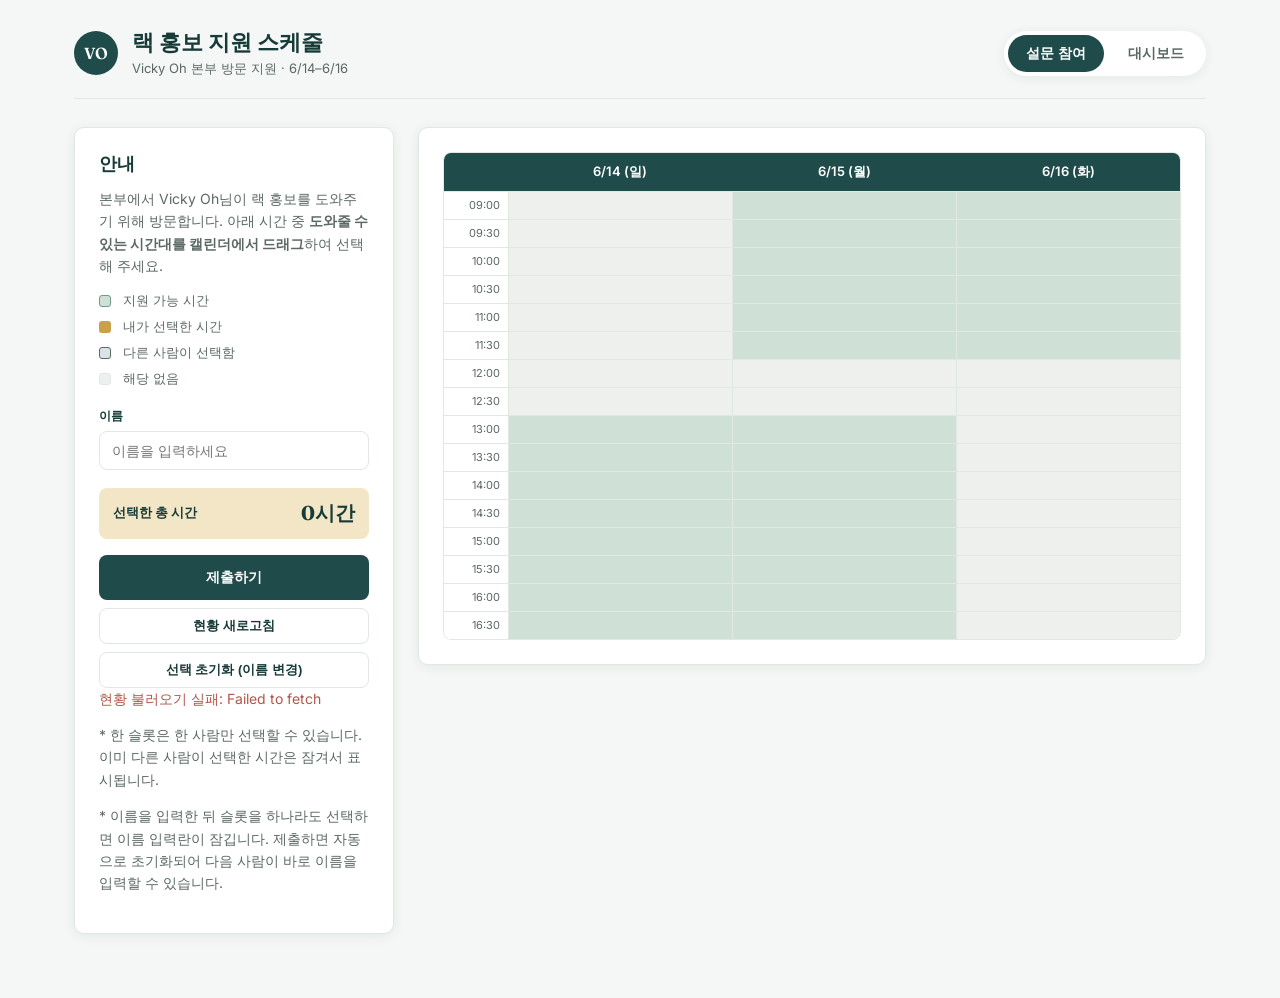
<file: index.html>
<!DOCTYPE html>
<html lang="ko">
<head>
<meta charset="UTF-8" />
<meta name="viewport" content="width=device-width, initial-scale=1.0" />
<title>Vicky Oh 랙 홍보 지원 스케줄</title>
<link rel="preconnect" href="https://fonts.googleapis.com">
<link href="https://fonts.googleapis.com/css2?family=Fraunces:opsz,wght@9..144,500;9..144,600&family=Inter:wght@400;500;600;700&display=swap" rel="stylesheet">
<link rel="stylesheet" href="style.css" />
</head>
<body>
  <div class="page">
    <header class="topbar">
      <div class="brand">
        <span class="brand-mark">VO</span>
        <div class="brand-text">
          <h1>랙 홍보 지원 스케줄</h1>
          <p>Vicky Oh 본부 방문 지원 &middot; 6/14&ndash;6/16</p>
        </div>
      </div>
      <nav class="tabs">
        <button class="tab-btn active" data-tab="survey">설문 참여</button>
        <button class="tab-btn" data-tab="dashboard">대시보드</button>
      </nav>
    </header>

    <main>
      <!-- ===== SURVEY TAB ===== -->
      <section id="survey" class="tab-panel active">
        <div class="panel-grid">
          <div class="card intro-card">
            <h2>안내</h2>
            <p>본부에서 Vicky Oh님이 랙 홍보를 도와주기 위해 방문합니다. 아래 시간 중 <strong>도와줄 수 있는 시간대를 캘린더에서 드래그</strong>하여 선택해 주세요.</p>
            <ul class="legend">
              <li><span class="dot available"></span> 지원 가능 시간</li>
              <li><span class="dot selected"></span> 내가 선택한 시간</li>
              <li><span class="dot taken"></span> 다른 사람이 선택함</li>
              <li><span class="dot unavailable"></span> 해당 없음</li>
            </ul>
            <div class="field">
              <label for="nameInput">이름</label>
              <input id="nameInput" type="text" placeholder="이름을 입력하세요" autocomplete="off" />
            </div>
            <div class="summary-box">
              <span class="summary-label">선택한 총 시간</span>
              <span id="totalHours" class="summary-value">0시간</span>
            </div>
            <button id="submitBtn" class="primary-btn">제출하기</button>
            <button id="surveyRefreshBtn" class="ghost-btn" style="width:100%;margin-top:8px;">현황 새로고침</button>
            <button id="clearSelectionBtn" class="ghost-btn" style="width:100%;margin-top:8px;">선택 초기화 (이름 변경)</button>
            <p id="statusMsg" class="status-msg"></p>
            <p class="hint">* 한 슬롯은 한 사람만 선택할 수 있습니다. 이미 다른 사람이 선택한 시간은 잠겨서 표시됩니다.</p>
            <p class="hint">* 이름을 입력한 뒤 슬롯을 하나라도 선택하면 이름 입력란이 잠깁니다. 제출하면 자동으로 초기화되어 다음 사람이 바로 이름을 입력할 수 있습니다.</p>
          </div>

          <div class="card calendar-card">
            <div id="calendarGrid" class="calendar"></div>
          </div>
        </div>
      </section>

      <!-- ===== DASHBOARD TAB ===== -->
      <section id="dashboard" class="tab-panel">
        <div class="dash-toolbar">
          <button id="refreshBtn" class="ghost-btn">새로고침</button>
          <span id="lastUpdated" class="muted"></span>
        </div>
        <div class="panel-grid">
          <div class="card">
            <h2>시간대별 예약 현황</h2>
            <div id="heatmap" class="calendar heatmap"></div>
          </div>
          <div class="card">
            <h2>인원별 누적 시간</h2>
            <table class="people-table">
              <thead><tr><th>이름</th><th>총 시간</th></tr></thead>
              <tbody id="peopleTableBody"></tbody>
            </table>
          </div>
        </div>
      </section>
    </main>
  </div>

  <script src="config.js"></script>
  <script src="app.js"></script>
</body>
</html>
</file>
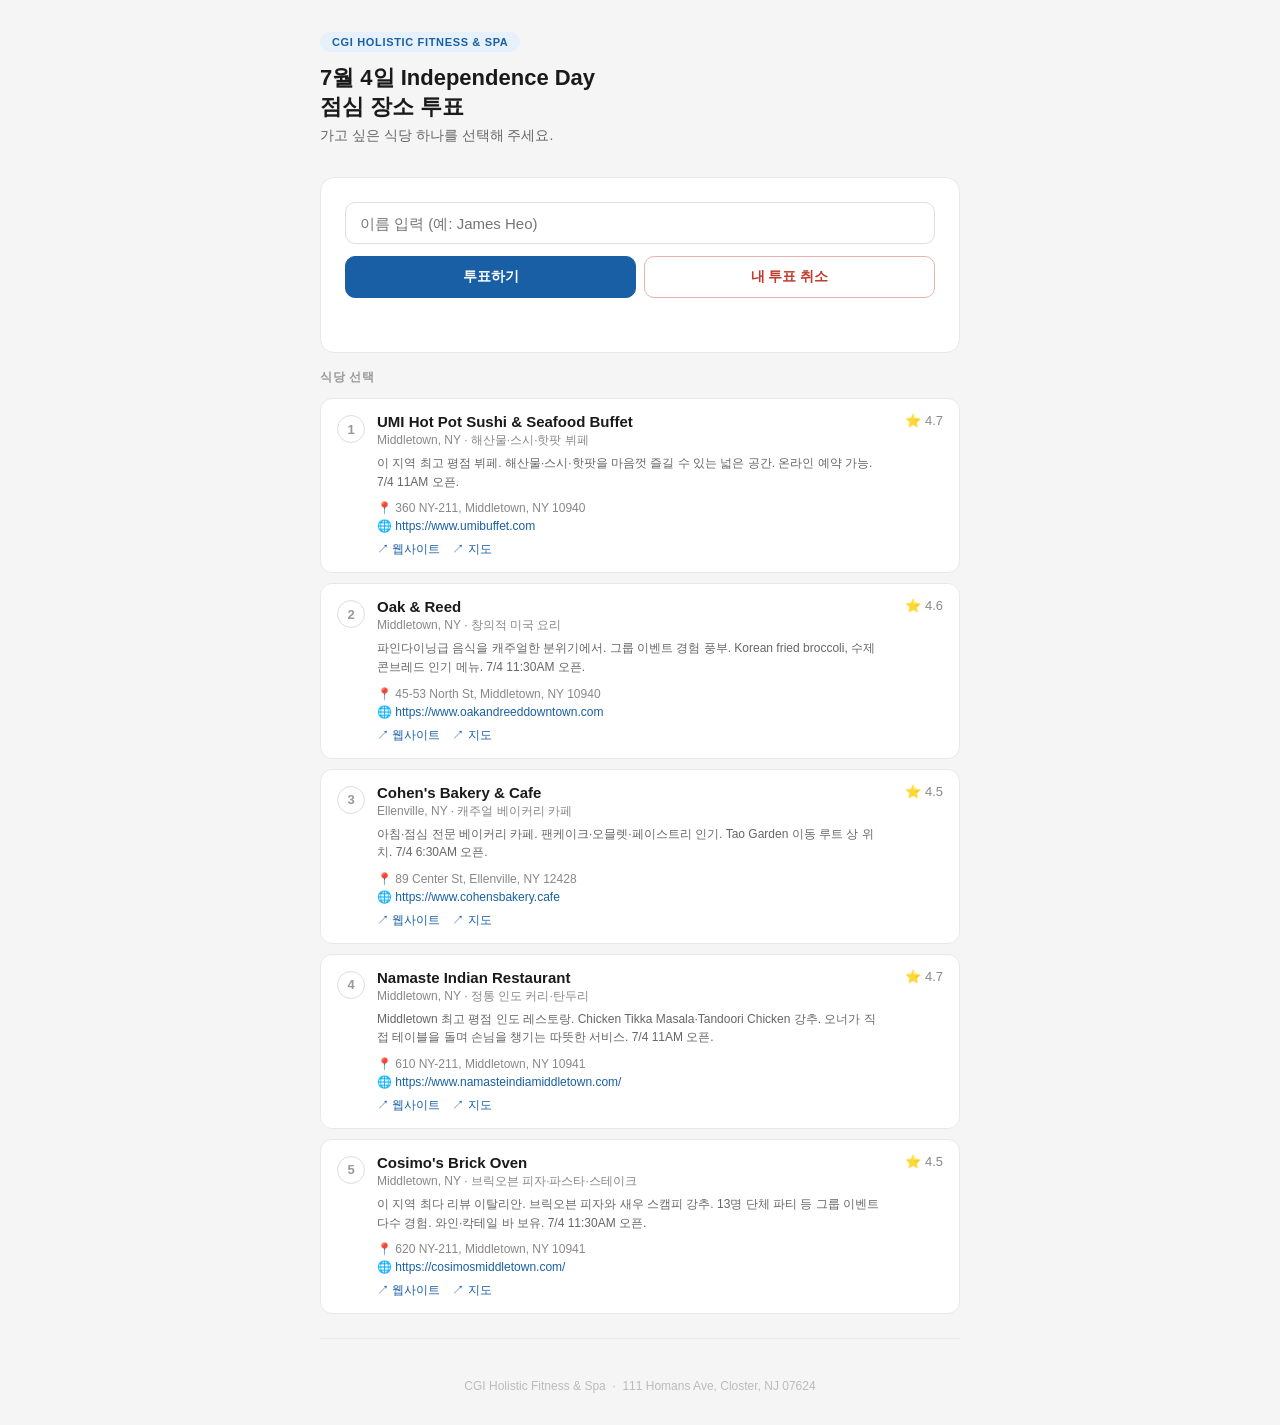
<file: july4_vote_live.html>
<!DOCTYPE html>
<html lang="ko">
<head>
<meta charset="UTF-8">
<meta name="viewport" content="width=device-width, initial-scale=1.0">
<title>7월 4일 점심 장소 투표 — CGI Holistic Fitness & Spa</title>
<style>
  * { box-sizing: border-box; margin: 0; padding: 0; }
  body { font-family: -apple-system, BlinkMacSystemFont, 'Segoe UI', sans-serif; background: #f5f5f5; color: #1a1a1a; min-height: 100vh; padding: 2rem 1rem; }
  .wrap { max-width: 640px; margin: 0 auto; }
  .page-header { margin-bottom: 2rem; }
  .badge { display: inline-block; font-size: 11px; font-weight: 600; letter-spacing: 0.06em; text-transform: uppercase; color: #185FA5; background: #E6F1FB; border-radius: 99px; padding: 4px 12px; margin-bottom: 12px; }
  .page-header h1 { font-size: 22px; font-weight: 600; color: #1a1a1a; line-height: 1.3; margin-bottom: 6px; }
  .page-header p { font-size: 14px; color: #666; }
  .card { background: #fff; border-radius: 14px; border: 1px solid #e8e8e8; padding: 1.5rem; margin-bottom: 1rem; }
  .input-row { display: flex; gap: 8px; margin-bottom: 12px; }
  .input-row input { flex: 1; height: 42px; border: 1px solid #ddd; border-radius: 10px; padding: 0 14px; font-size: 15px; color: #1a1a1a; outline: none; transition: border-color 0.15s; }
  .input-row input:focus { border-color: #378ADD; }
  .btn-row { display: flex; gap: 8px; }
  .btn { flex: 1; height: 42px; border-radius: 10px; font-size: 14px; font-weight: 600; cursor: pointer; border: 1.5px solid; transition: opacity 0.15s, transform 0.1s; }
  .btn:active { transform: scale(0.98); }
  .btn:disabled { opacity: 0.5; cursor: not-allowed; }
  .btn-vote { background: #185FA5; color: #fff; border-color: #185FA5; }
  .btn-vote:hover:not(:disabled) { background: #0c447c; border-color: #0c447c; }
  .btn-cancel { background: #fff; color: #c0392b; border-color: #e8b4b0; }
  .btn-cancel:hover:not(:disabled) { background: #fff5f5; }
  .msg { font-size: 13px; min-height: 20px; margin-top: 10px; padding: 0 2px; display: flex; align-items: center; gap: 6px; }
  .msg.err { color: #c0392b; }
  .msg.ok { color: #1a7a4a; }
  .msg.loading { color: #888; }
  .spinner { width: 14px; height: 14px; border: 2px solid #ddd; border-top-color: #888; border-radius: 50%; animation: spin 0.7s linear infinite; flex-shrink: 0; }
  @keyframes spin { to { transform: rotate(360deg); } }
  .section-label { font-size: 12px; font-weight: 600; letter-spacing: 0.05em; text-transform: uppercase; color: #999; margin-bottom: 12px; }
  .option-card { border: 1.5px solid #e8e8e8; border-radius: 12px; padding: 14px 16px; cursor: pointer; background: #fff; transition: border-color 0.15s, background 0.1s; margin-bottom: 10px; }
  .option-card:hover { border-color: #b5d4f4; background: #fafcff; }
  .option-card.selected { border-color: #378ADD; background: #f0f7ff; }
  .option-top { display: flex; align-items: flex-start; gap: 12px; }
  .opt-num { width: 28px; height: 28px; border-radius: 50%; border: 1.5px solid #ddd; display: flex; align-items: center; justify-content: center; font-size: 13px; font-weight: 600; color: #999; flex-shrink: 0; margin-top: 2px; transition: all 0.15s; }
  .option-card.selected .opt-num { background: #378ADD; border-color: #378ADD; color: #fff; }
  .opt-body { flex: 1; }
  .opt-name { font-size: 15px; font-weight: 600; color: #1a1a1a; margin-bottom: 2px; }
  .opt-meta { font-size: 12px; color: #888; margin-bottom: 5px; }
  .opt-desc { font-size: 12px; color: #666; line-height: 1.55; }
  .opt-rating { font-size: 13px; color: #888; white-space: nowrap; margin-left: auto; padding-left: 8px; }
  .opt-detail { margin-top: 10px; margin-left: 40px; display: flex; flex-direction: column; gap: 4px; }
  .opt-addr { font-size: 12px; color: #888; user-select: text; }
  .opt-url-text { font-size: 12px; color: #185FA5; user-select: text; word-break: break-all; }
  .opt-links { display: flex; gap: 12px; margin-top: 4px; }
  .opt-links a { font-size: 12px; color: #185FA5; text-decoration: none; }
  .opt-links a:hover { text-decoration: underline; }
  .divider { border: none; border-top: 1px solid #ebebeb; margin: 1.5rem 0; }
  .results-wrap { display: none; }
  .result-row { margin-bottom: 18px; }
  .result-name { font-size: 13px; font-weight: 600; color: #1a1a1a; margin-bottom: 6px; }
  .bar-wrap { display: flex; align-items: center; gap: 10px; margin-bottom: 7px; }
  .bar-track { flex: 1; height: 8px; background: #f0f0f0; border-radius: 99px; overflow: hidden; }
  .bar-fill { height: 100%; background: #378ADD; border-radius: 99px; transition: width 0.5s ease; }
  .bar-count { font-size: 12px; color: #888; white-space: nowrap; min-width: 65px; text-align: right; }
  .voter-line { display: flex; flex-wrap: wrap; gap: 5px; min-height: 22px; }
  .voter-tag { font-size: 12px; color: #555; background: #f4f4f4; border: 1px solid #e8e8e8; border-radius: 99px; padding: 2px 10px; }
  .voter-none { font-size: 12px; color: #bbb; }
  .live-badge { display: inline-flex; align-items: center; gap: 5px; font-size: 11px; font-weight: 600; color: #1a7a4a; background: #eaf6ef; border-radius: 99px; padding: 3px 10px; margin-left: 8px; }
  .live-dot { width: 6px; height: 6px; border-radius: 50%; background: #1a7a4a; animation: pulse 1.5s infinite; }
  @keyframes pulse { 0%,100%{opacity:1} 50%{opacity:0.4} }
  .reset-btn { margin-top: 1.5rem; font-size: 12px; color: #bbb; background: none; border: none; cursor: pointer; text-decoration: underline; padding: 0; display: block; }
  .reset-btn:hover { color: #888; }
  .total-count { font-size: 13px; color: #888; margin-bottom: 1rem; }
  .footer { text-align: center; font-size: 12px; color: #bbb; margin-top: 2.5rem; }
  .last-updated { font-size: 11px; color: #bbb; text-align: right; margin-bottom: 12px; }
</style>
</head>
<body>
<div class="wrap">
  <div class="page-header">
    <div class="badge">CGI Holistic Fitness &amp; Spa</div>
    <h1>7월 4일 Independence Day<br>점심 장소 투표</h1>
    <p>가고 싶은 식당 하나를 선택해 주세요.</p>
  </div>

  <div class="card">
    <div class="input-row">
      <input type="text" id="voter-name" placeholder="이름 입력 (예: James Heo)" maxlength="30" />
    </div>
    <div class="btn-row">
      <button class="btn btn-vote" id="btn-vote" onclick="submitVote()">투표하기</button>
      <button class="btn btn-cancel" id="btn-cancel" onclick="cancelVote()">내 투표 취소</button>
    </div>
    <div class="msg" id="msg"></div>
  </div>

  <div class="section-label">식당 선택</div>
  <div id="options-list"></div>

  <div class="divider"></div>

  <div class="results-wrap" id="results-wrap">
    <div style="display:flex; align-items:center; margin-bottom:1rem;">
      <span class="section-label" style="margin-bottom:0">현재 투표 현황</span>
      <span class="live-badge"><span class="live-dot"></span> 실시간</span>
    </div>
    <div class="last-updated" id="last-updated"></div>
    <div class="total-count" id="total-count"></div>
    <div id="result-rows"></div>
    <button class="reset-btn" onclick="resetAll()">전체 초기화 (관리자용)</button>
  </div>

  <div class="footer">CGI Holistic Fitness &amp; Spa &nbsp;·&nbsp; 111 Homans Ave, Closter, NJ 07624</div>
</div>

<script>
const SCRIPT_URL = 'https://script.google.com/macros/s/AKfycbwZZuWn-kaLVBDRjRtcBCHiJyppAfL_Vgf5kyKx_-50pPYj8fOhulPrzwAFdGwWTCN-/exec';

const restaurants = [
  { id:1, name:"UMI Hot Pot Sushi & Seafood Buffet", meta:"Middletown, NY · 해산물·스시·핫팟 뷔페", desc:"이 지역 최고 평점 뷔페. 해산물·스시·핫팟을 마음껏 즐길 수 있는 넓은 공간. 온라인 예약 가능. 7/4 11AM 오픈.", rating:"⭐ 4.7", addr:"360 NY-211, Middletown, NY 10940", web:"https://www.umibuffet.com", map:"https://share.google/USGwP2v4HQDVCOhbl" },
  { id:2, name:"Oak & Reed", meta:"Middletown, NY · 창의적 미국 요리", desc:"파인다이닝급 음식을 캐주얼한 분위기에서. 그룹 이벤트 경험 풍부. Korean fried broccoli, 수제 콘브레드 인기 메뉴. 7/4 11:30AM 오픈.", rating:"⭐ 4.6", addr:"45-53 North St, Middletown, NY 10940", web:"https://www.oakandreeddowntown.com", map:"https://maps.app.goo.gl/yN2vmwnckq7AZhPn9" },
  { id:3, name:"Cohen's Bakery & Cafe", meta:"Ellenville, NY · 캐주얼 베이커리 카페", desc:"아침·점심 전문 베이커리 카페. 팬케이크·오믈렛·페이스트리 인기. Tao Garden 이동 루트 상 위치. 7/4 6:30AM 오픈.", rating:"⭐ 4.5", addr:"89 Center St, Ellenville, NY 12428", web:"https://www.cohensbakery.cafe", map:"https://share.google/wfKz0yDEvHpTOsjKd" },
  { id:4, name:"Namaste Indian Restaurant", meta:"Middletown, NY · 정통 인도 커리·탄두리", desc:"Middletown 최고 평점 인도 레스토랑. Chicken Tikka Masala·Tandoori Chicken 강추. 오너가 직접 테이블을 돌며 손님을 챙기는 따뜻한 서비스. 7/4 11AM 오픈.", rating:"⭐ 4.7", addr:"610 NY-211, Middletown, NY 10941", web:"https://www.namasteindiamiddletown.com/", map:"https://maps.app.goo.gl/W2FLPRjBERKfwfxR8" },
  { id:5, name:"Cosimo's Brick Oven", meta:"Middletown, NY · 브릭오븐 피자·파스타·스테이크", desc:"이 지역 최다 리뷰 이탈리안. 브릭오븐 피자와 새우 스캠피 강추. 13명 단체 파티 등 그룹 이벤트 다수 경험. 와인·칵테일 바 보유. 7/4 11:30AM 오픈.", rating:"⭐ 4.5", addr:"620 NY-211, Middletown, NY 10941", web:"https://cosimosmiddletown.com/", map:"https://maps.app.goo.gl/pLAhXU2bWJrL2wCJ7" },
];

let selected = null;
let pollInterval = null;

function setLoading(on) {
  document.getElementById('btn-vote').disabled = on;
  document.getElementById('btn-cancel').disabled = on;
}

function showMsg(text, type) {
  const el = document.getElementById('msg');
  if (type === 'loading') {
    el.innerHTML = `<div class="spinner"></div><span>${text}</span>`;
  } else {
    el.innerHTML = text;
  }
  el.className = 'msg' + (type && type !== 'loading' ? ' ' + type : (type === 'loading' ? ' loading' : ''));
}

function api(params) {
  const url = SCRIPT_URL + '?' + new URLSearchParams(params).toString();
  return fetch(url, { method: 'POST', body: JSON.stringify(params), headers: { 'Content-Type': 'text/plain' } })
    .then(r => r.json());
}

function renderOptions() {
  document.getElementById('options-list').innerHTML = restaurants.map(r => `
    <div class="option-card${selected===r.id?' selected':''}" onclick="selectOption(${r.id})">
      <div class="option-top">
        <div class="opt-num">${r.id}</div>
        <div class="opt-body">
          <div class="opt-name">${r.name}</div>
          <div class="opt-meta">${r.meta}</div>
          <div class="opt-desc">${r.desc}</div>
        </div>
        <div class="opt-rating">${r.rating}</div>
      </div>
      <div class="opt-detail">
        <div class="opt-addr">📍 ${r.addr}</div>
        ${r.web ? `<div class="opt-url-text">🌐 ${r.web}</div>` : ''}
        ${(r.web||r.map) ? `<div class="opt-links">
          ${r.web?`<a href="${r.web}" target="_blank">↗ 웹사이트</a>`:''}
          ${r.map?`<a href="${r.map}" target="_blank">↗ 지도</a>`:''}
        </div>` : ''}
      </div>
    </div>`).join('');
}

function selectOption(id) {
  selected = id;
  showMsg('', '');
  renderOptions();
}

async function submitVote() {
  const name = document.getElementById('voter-name').value.trim();
  if (!name) { showMsg('이름을 입력해 주세요.', 'err'); return; }
  if (!selected) { showMsg('식당을 선택해 주세요.', 'err'); return; }
  setLoading(true);
  showMsg('투표 중...', 'loading');
  try {
    const r = restaurants.find(r => r.id === selected);
    const res = await api({ action: 'vote', name, restaurantId: selected, restaurantName: r.name });
    if (res.status === 'ok') {
      showMsg(`${name}님 투표 완료!`, 'ok');
      document.getElementById('voter-name').value = '';
      selected = null;
      renderOptions();
      await loadResults();
    } else if (res.status === 'duplicate') {
      showMsg(`${name}님은 이미 투표하셨습니다. 취소 후 다시 투표해 주세요.`, 'err');
    } else {
      showMsg('오류가 발생했습니다. 다시 시도해 주세요.', 'err');
    }
  } catch(e) {
    showMsg('연결 오류. 다시 시도해 주세요.', 'err');
  }
  setLoading(false);
}

async function cancelVote() {
  const name = document.getElementById('voter-name').value.trim();
  if (!name) { showMsg('취소할 이름을 입력해 주세요.', 'err'); return; }
  setLoading(true);
  showMsg('취소 중...', 'loading');
  try {
    const res = await api({ action: 'cancel', name });
    if (res.status === 'cancelled') {
      showMsg(`${name}님의 투표가 취소되었습니다.`, 'ok');
      document.getElementById('voter-name').value = '';
      await loadResults();
    } else if (res.status === 'not_found') {
      showMsg(`${name}님의 투표 내역이 없습니다.`, 'err');
    } else {
      showMsg('오류가 발생했습니다.', 'err');
    }
  } catch(e) {
    showMsg('연결 오류. 다시 시도해 주세요.', 'err');
  }
  setLoading(false);
}

async function loadResults() {
  try {
    const res = await api({ action: 'getVotes' });
    if (res.status === 'ok') {
      renderResults(res.votes);
      const now = new Date();
      document.getElementById('last-updated').textContent = `마지막 업데이트: ${now.toLocaleTimeString('ko-KR')}`;
    }
  } catch(e) {}
}

function renderResults(votes) {
  const counts = {}, votersByOpt = {};
  restaurants.forEach(r => { counts[r.id] = 0; votersByOpt[r.id] = []; });
  votes.forEach(v => {
    counts[v.restaurantId] = (counts[v.restaurantId] || 0) + 1;
    if (!votersByOpt[v.restaurantId]) votersByOpt[v.restaurantId] = [];
    votersByOpt[v.restaurantId].push(v.name);
  });
  const total = votes.length;

  document.getElementById('total-count').textContent = `총 ${total}명 투표`;
  document.getElementById('result-rows').innerHTML = restaurants.map(r => {
    const pct = total ? Math.round(counts[r.id] / total * 100) : 0;
    const voterTags = votersByOpt[r.id] && votersByOpt[r.id].length
      ? votersByOpt[r.id].map(n => `<span class="voter-tag">${n}</span>`).join('')
      : `<span class="voter-none">없음</span>`;
    return `<div class="result-row">
      <div class="result-name">${r.id}. ${r.name}</div>
      <div class="bar-wrap">
        <div class="bar-track"><div class="bar-fill" style="width:${pct}%"></div></div>
        <div class="bar-count">${counts[r.id]}표 (${pct}%)</div>
      </div>
      <div class="voter-line">${voterTags}</div>
    </div>`;
  }).join('');

  document.getElementById('results-wrap').style.display = 'block';
}

async function resetAll() {
  if (!confirm('전체 투표를 초기화하시겠습니까?')) return;
  setLoading(true);
  try {
    await api({ action: 'reset' });
    await loadResults();
    showMsg('초기화 완료.', 'ok');
  } catch(e) {}
  setLoading(false);
}

renderOptions();
loadResults();
pollInterval = setInterval(loadResults, 10000);
</script>
</body>
</html>
</file>
<file: style.css>
:root{
  --teal-900:#173B39;
  --teal-700:#1F4C4A;
  --sage-500:#6E9C89;
  --sage-200:#CFE0D6;
  --gold-500:#C7A24A;
  --gold-100:#F2E6C6;
  --mint-50:#F4F7F5;
  --paper:#FFFFFF;
  --ink:#1B2421;
  --ink-soft:#5B6864;
  --line:#E1E7E3;
  --unavailable:#EEF0EE;
  --danger:#B3564A;
  --radius:10px;
  --shadow:0 2px 12px rgba(23,59,57,0.08);
}

*{box-sizing:border-box;}
html,body{margin:0;padding:0;}
body{
  background:var(--mint-50);
  color:var(--ink);
  font-family:'Inter',system-ui,sans-serif;
  -webkit-font-smoothing:antialiased;
}
h1,h2{font-family:'Fraunces',serif;margin:0;}

.page{max-width:1180px;margin:0 auto;padding:0 24px 64px;}

.topbar{
  display:flex;justify-content:space-between;align-items:center;
  padding:28px 0 20px;flex-wrap:wrap;gap:16px;
  border-bottom:1px solid var(--line);
}
.brand{display:flex;align-items:center;gap:14px;}
.brand-mark{
  width:44px;height:44px;border-radius:50%;
  background:var(--teal-700);color:#fff;
  display:flex;align-items:center;justify-content:center;
  font-family:'Fraunces',serif;font-weight:600;font-size:16px;
  letter-spacing:0.5px;
}
.brand-text h1{font-size:22px;color:var(--teal-900);font-weight:600;}
.brand-text p{margin:2px 0 0;color:var(--ink-soft);font-size:13px;}

.tabs{display:flex;gap:6px;background:var(--paper);padding:4px;border-radius:999px;box-shadow:var(--shadow);}
.tab-btn{
  border:none;background:transparent;padding:9px 18px;border-radius:999px;
  font-size:14px;font-weight:600;color:var(--ink-soft);cursor:pointer;
  font-family:'Inter',sans-serif;transition:.15s;
}
.tab-btn.active{background:var(--teal-700);color:#fff;}

main{padding-top:28px;}
.tab-panel{display:none;}
.tab-panel.active{display:block;}

.panel-grid{display:grid;grid-template-columns:320px 1fr;gap:24px;align-items:start;}
@media (max-width:860px){.panel-grid{grid-template-columns:1fr;}}

.card{
  background:var(--paper);border-radius:var(--radius);
  padding:24px;box-shadow:var(--shadow);border:1px solid var(--line);
}
.card h2{font-size:18px;color:var(--teal-900);margin-bottom:12px;}

.intro-card p{font-size:14px;line-height:1.6;color:var(--ink-soft);margin:0 0 14px;}
.legend{list-style:none;padding:0;margin:0 0 20px;display:flex;flex-direction:column;gap:8px;font-size:13px;color:var(--ink-soft);}
.legend .dot{width:12px;height:12px;border-radius:3px;display:inline-block;margin-right:8px;vertical-align:middle;}
.dot.available{background:var(--sage-200);border:1px solid var(--sage-500);}
.dot.selected{background:var(--gold-500);}
.dot.unavailable{background:var(--unavailable);border:1px solid var(--line);}

.field{margin-bottom:18px;}
.field label{display:block;font-size:12px;font-weight:600;color:var(--teal-900);margin-bottom:6px;text-transform:uppercase;letter-spacing:.04em;}
.field input{
  width:100%;padding:10px 12px;border:1px solid var(--line);border-radius:8px;
  font-size:14px;font-family:'Inter',sans-serif;
}
.field input:focus{outline:2px solid var(--sage-500);outline-offset:1px;}
.field input.locked{background:var(--unavailable);color:var(--ink-soft);cursor:not-allowed;}

.summary-box{
  display:flex;justify-content:space-between;align-items:center;
  background:var(--gold-100);border-radius:8px;padding:12px 14px;margin-bottom:16px;
}
.summary-label{font-size:13px;color:var(--teal-900);font-weight:600;}
.summary-value{font-size:20px;font-weight:700;color:var(--teal-900);font-family:'Fraunces',serif;}

.primary-btn{
  width:100%;background:var(--teal-700);color:#fff;border:none;border-radius:8px;
  padding:13px;font-size:14px;font-weight:700;cursor:pointer;font-family:'Inter',sans-serif;
}
.primary-btn:hover{background:var(--teal-900);}
.primary-btn:disabled{background:var(--ink-soft);cursor:not-allowed;}

.ghost-btn{
  background:transparent;border:1px solid var(--line);border-radius:8px;
  padding:8px 14px;font-size:13px;font-weight:600;color:var(--teal-900);cursor:pointer;
}
.ghost-btn:hover{border-color:var(--sage-500);}

.status-msg{min-height:18px;font-size:13px;margin:8px 0 0;}
.status-msg.ok{color:var(--sage-500);}
.status-msg.err{color:var(--danger);}
.hint{font-size:11.5px;color:var(--ink-soft);margin-top:14px !important;}

/* Calendar grid */
.calendar-card{overflow-x:auto;}
.calendar{
  display:grid;
  user-select:none;
  border:1px solid var(--line);
  border-radius:8px;
  overflow:hidden;
  min-width:520px;
}
.cal-head{
  background:var(--teal-700);color:#fff;font-size:13px;font-weight:600;
  padding:10px 6px;text-align:center;position:sticky;top:0;
}
.cal-time{
  font-size:11px;color:var(--ink-soft);padding:6px 8px;text-align:right;
  border-top:1px solid var(--line);background:var(--paper);
}
.cal-cell{
  border-top:1px solid var(--line);border-left:1px solid var(--line);
  height:28px;position:relative;cursor:pointer;background:var(--sage-200);
  transition:background .08s;
  display:flex;align-items:center;justify-content:center;
  font-size:10.5px;font-weight:600;color:var(--teal-900);
  overflow:hidden;white-space:nowrap;text-overflow:ellipsis;padding:0 3px;
}
.cal-cell.unavailable{background:var(--unavailable);cursor:not-allowed;}
.cal-cell.selected{background:var(--gold-500);color:var(--teal-900);cursor:pointer;}
.cal-cell.taken{background:#DCE3E8;color:var(--ink-soft);cursor:not-allowed;font-weight:600;}
.cal-cell.dragging{background:#DDBB63;}
.cal-cell:hover:not(.unavailable):not(.taken){filter:brightness(0.96);}

.dot.taken{background:#DCE3E8;border:1px solid var(--ink-soft);}

.heatmap .cal-cell{cursor:default;}
.heatmap .cal-cell.selected{background:var(--sage-200);} /* 대시보드에서는 사용 안 함 */

.dash-toolbar{display:flex;align-items:center;gap:12px;margin-bottom:16px;}
.muted{font-size:12px;color:var(--ink-soft);}

.people-table{width:100%;border-collapse:collapse;font-size:14px;}
.people-table th{
  text-align:left;font-size:12px;text-transform:uppercase;letter-spacing:.04em;
  color:var(--ink-soft);border-bottom:1px solid var(--line);padding:8px 6px;
}
.people-table td{padding:9px 6px;border-bottom:1px solid var(--line);}
.people-table td:last-child{font-weight:700;color:var(--teal-900);}

.cell-tooltip{
  position:fixed;pointer-events:none;background:var(--teal-900);color:#fff;
  font-size:12px;padding:6px 10px;border-radius:6px;z-index:50;
  opacity:0;transform:translateY(4px);transition:opacity .1s;max-width:220px;
}
.cell-tooltip.show{opacity:1;}
</file>
